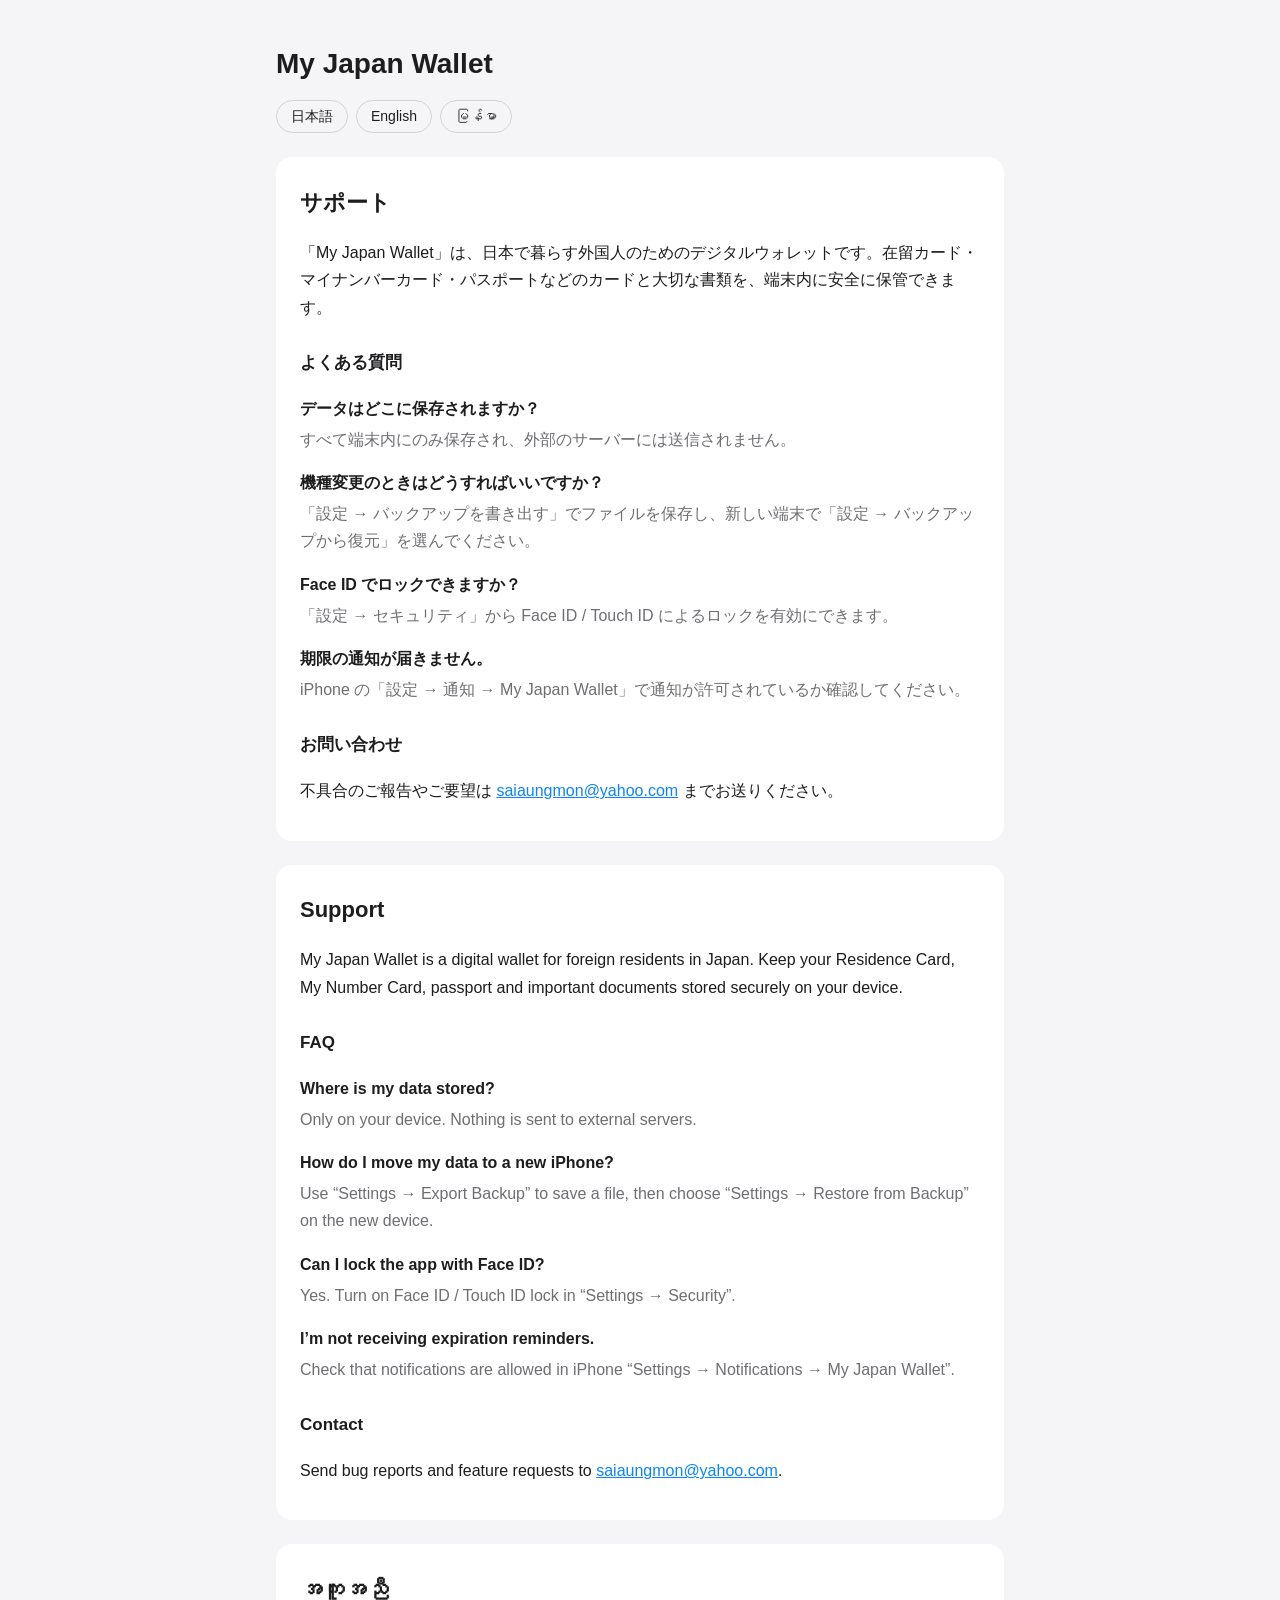
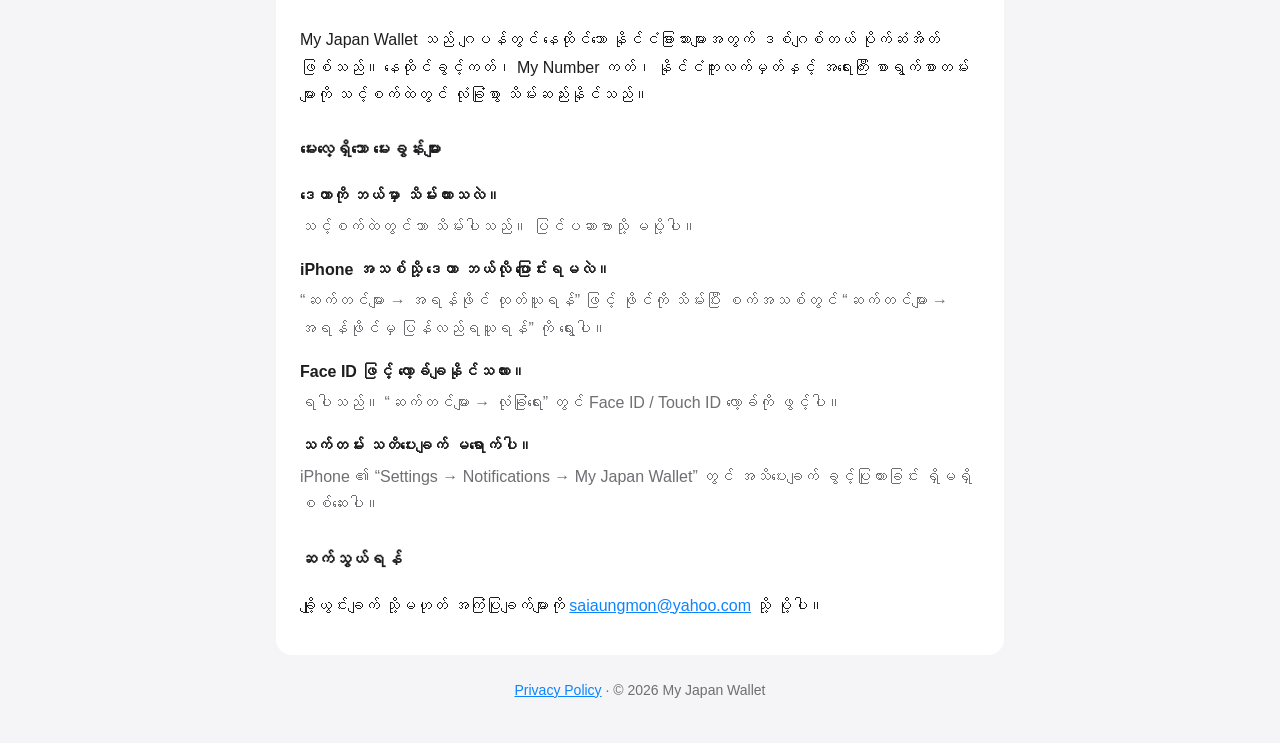
<file: index.html>
<!DOCTYPE html>
<html lang="ja">
<head>
<meta charset="utf-8">
<meta name="viewport" content="width=device-width, initial-scale=1">
<title>Support – My Japan Wallet</title>
<link rel="stylesheet" href="style.css">
</head>
<body>
<header>
  <h1>My Japan Wallet</h1>
  <nav class="lang">
    <a href="#ja">日本語</a>
    <a href="#en">English</a>
    <a href="#my">မြန်မာ</a>
  </nav>
</header>

<main>

<section id="ja" lang="ja">
  <h2>サポート</h2>
  <p>「My Japan Wallet」は、日本で暮らす外国人のためのデジタルウォレットです。在留カード・マイナンバーカード・パスポートなどのカードと大切な書類を、端末内に安全に保管できます。</p>

  <h3>よくある質問</h3>
  <dl>
    <dt>データはどこに保存されますか？</dt>
    <dd>すべて端末内にのみ保存され、外部のサーバーには送信されません。</dd>
    <dt>機種変更のときはどうすればいいですか？</dt>
    <dd>「設定 → バックアップを書き出す」でファイルを保存し、新しい端末で「設定 → バックアップから復元」を選んでください。</dd>
    <dt>Face ID でロックできますか？</dt>
    <dd>「設定 → セキュリティ」から Face ID / Touch ID によるロックを有効にできます。</dd>
    <dt>期限の通知が届きません。</dt>
    <dd>iPhone の「設定 → 通知 → My Japan Wallet」で通知が許可されているか確認してください。</dd>
  </dl>

  <h3>お問い合わせ</h3>
  <p>不具合のご報告やご要望は <a href="mailto:saiaungmon@yahoo.com">saiaungmon@yahoo.com</a> までお送りください。</p>
</section>

<section id="en" lang="en">
  <h2>Support</h2>
  <p>My Japan Wallet is a digital wallet for foreign residents in Japan. Keep your Residence Card, My Number Card, passport and important documents stored securely on your device.</p>

  <h3>FAQ</h3>
  <dl>
    <dt>Where is my data stored?</dt>
    <dd>Only on your device. Nothing is sent to external servers.</dd>
    <dt>How do I move my data to a new iPhone?</dt>
    <dd>Use “Settings → Export Backup” to save a file, then choose “Settings → Restore from Backup” on the new device.</dd>
    <dt>Can I lock the app with Face ID?</dt>
    <dd>Yes. Turn on Face ID / Touch ID lock in “Settings → Security”.</dd>
    <dt>I’m not receiving expiration reminders.</dt>
    <dd>Check that notifications are allowed in iPhone “Settings → Notifications → My Japan Wallet”.</dd>
  </dl>

  <h3>Contact</h3>
  <p>Send bug reports and feature requests to <a href="mailto:saiaungmon@yahoo.com">saiaungmon@yahoo.com</a>.</p>
</section>

<section id="my" lang="my">
  <h2>အကူအညီ</h2>
  <p>My Japan Wallet သည် ဂျပန်တွင် နေထိုင်သော နိုင်ငံခြားသားများအတွက် ဒစ်ဂျစ်တယ် ပိုက်ဆံအိတ်ဖြစ်သည်။ နေထိုင်ခွင့်ကတ်၊ My Number ကတ်၊ နိုင်ငံကူးလက်မှတ်နှင့် အရေးကြီး စာရွက်စာတမ်းများကို သင့်စက်ထဲတွင် လုံခြုံစွာ သိမ်းဆည်းနိုင်သည်။</p>

  <h3>မေးလေ့ရှိသော မေးခွန်းများ</h3>
  <dl>
    <dt>ဒေတာကို ဘယ်မှာ သိမ်းထားသလဲ။</dt>
    <dd>သင့်စက်ထဲတွင်သာ သိမ်းပါသည်။ ပြင်ပဆာဗာသို့ မပို့ပါ။</dd>
    <dt>iPhone အသစ်သို့ ဒေတာ ဘယ်လို ပြောင်းရမလဲ။</dt>
    <dd>“ဆက်တင်များ → အရန်ဖိုင် ထုတ်ယူရန်” ဖြင့် ဖိုင်ကို သိမ်းပြီး စက်အသစ်တွင် “ဆက်တင်များ → အရန်ဖိုင်မှ ပြန်လည်ရယူရန်” ကို ရွေးပါ။</dd>
    <dt>Face ID ဖြင့် လော့ခ်ချနိုင်သလား။</dt>
    <dd>ရပါသည်။ “ဆက်တင်များ → လုံခြုံရေး” တွင် Face ID / Touch ID လော့ခ်ကို ဖွင့်ပါ။</dd>
    <dt>သက်တမ်း သတိပေးချက် မရောက်ပါ။</dt>
    <dd>iPhone ၏ “Settings → Notifications → My Japan Wallet” တွင် အသိပေးချက် ခွင့်ပြုထားခြင်း ရှိမရှိ စစ်ဆေးပါ။</dd>
  </dl>

  <h3>ဆက်သွယ်ရန်</h3>
  <p>ချို့ယွင်းချက် သို့မဟုတ် အကြံပြုချက်များကို <a href="mailto:saiaungmon@yahoo.com">saiaungmon@yahoo.com</a> သို့ ပို့ပါ။</p>
</section>

</main>

<footer>
  <a href="privacy.html">Privacy Policy</a> · © 2026 My Japan Wallet
</footer>
</body>
</html>
</file>
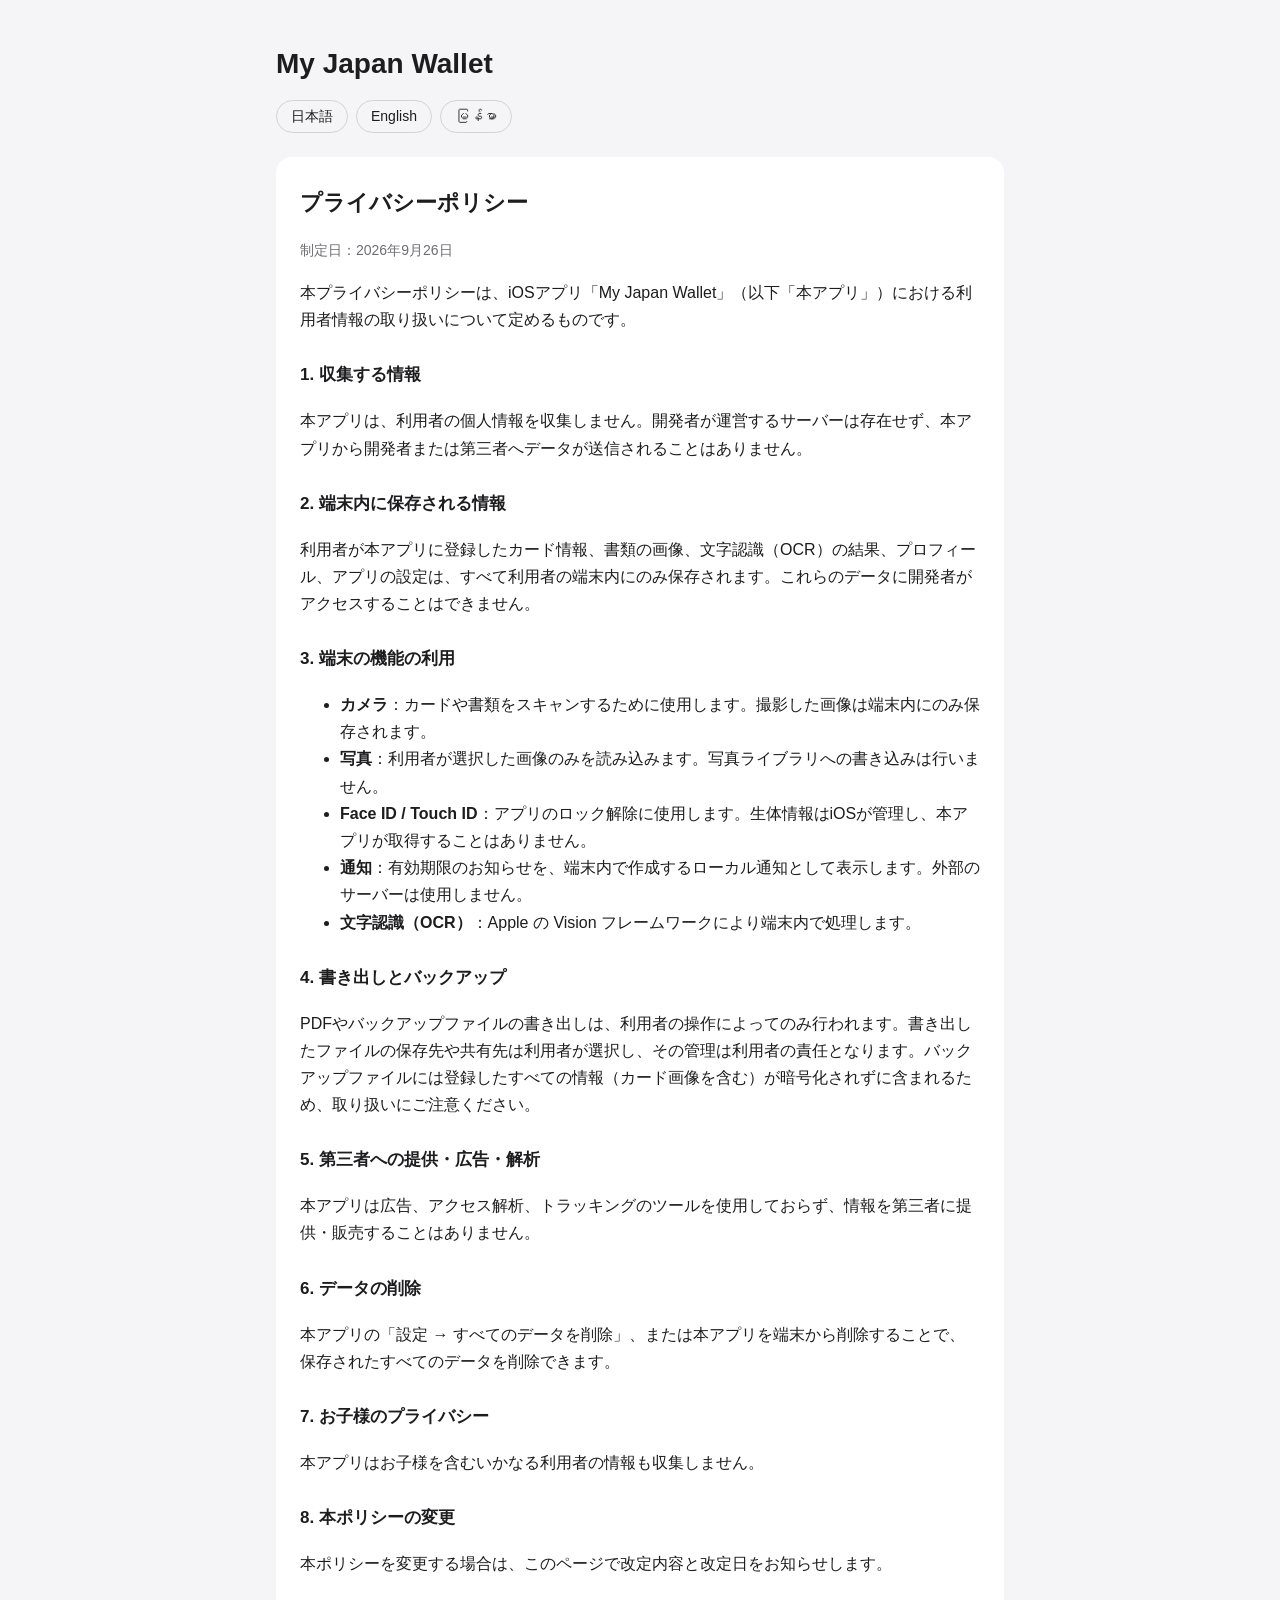
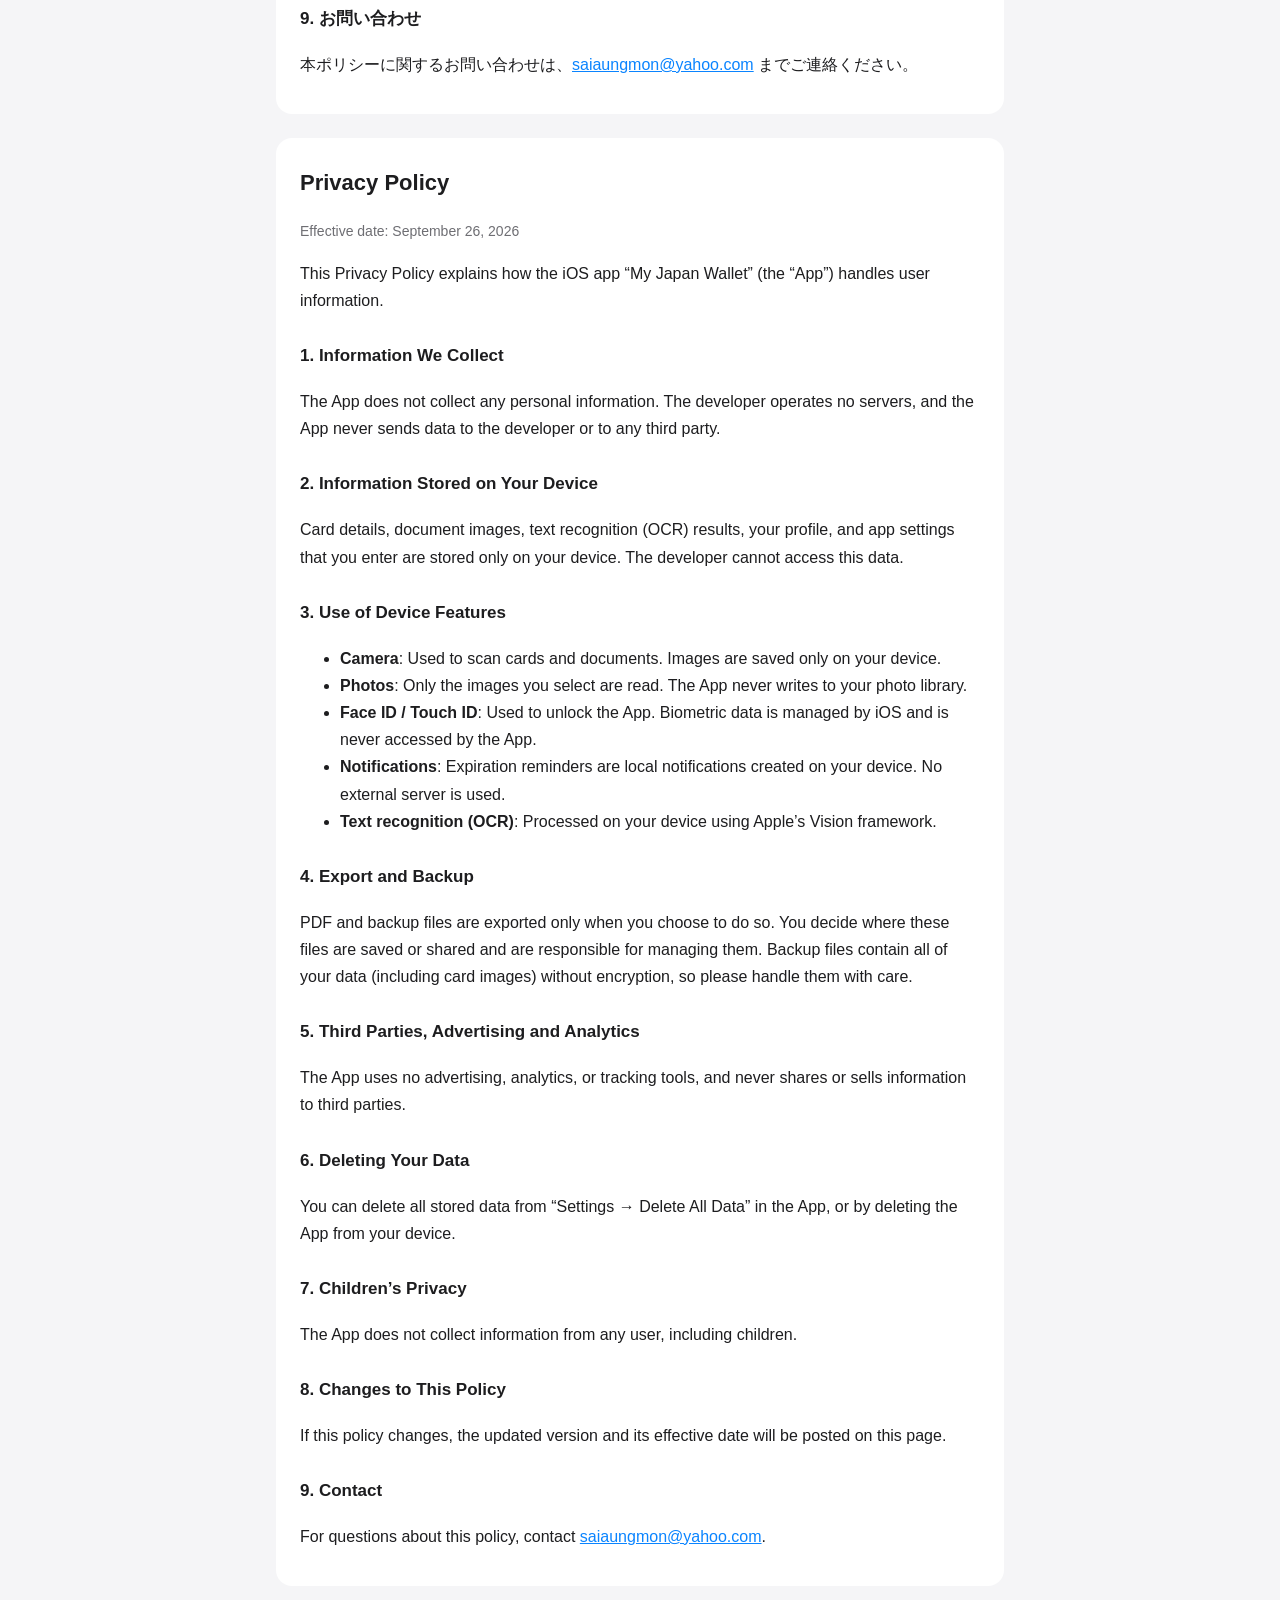
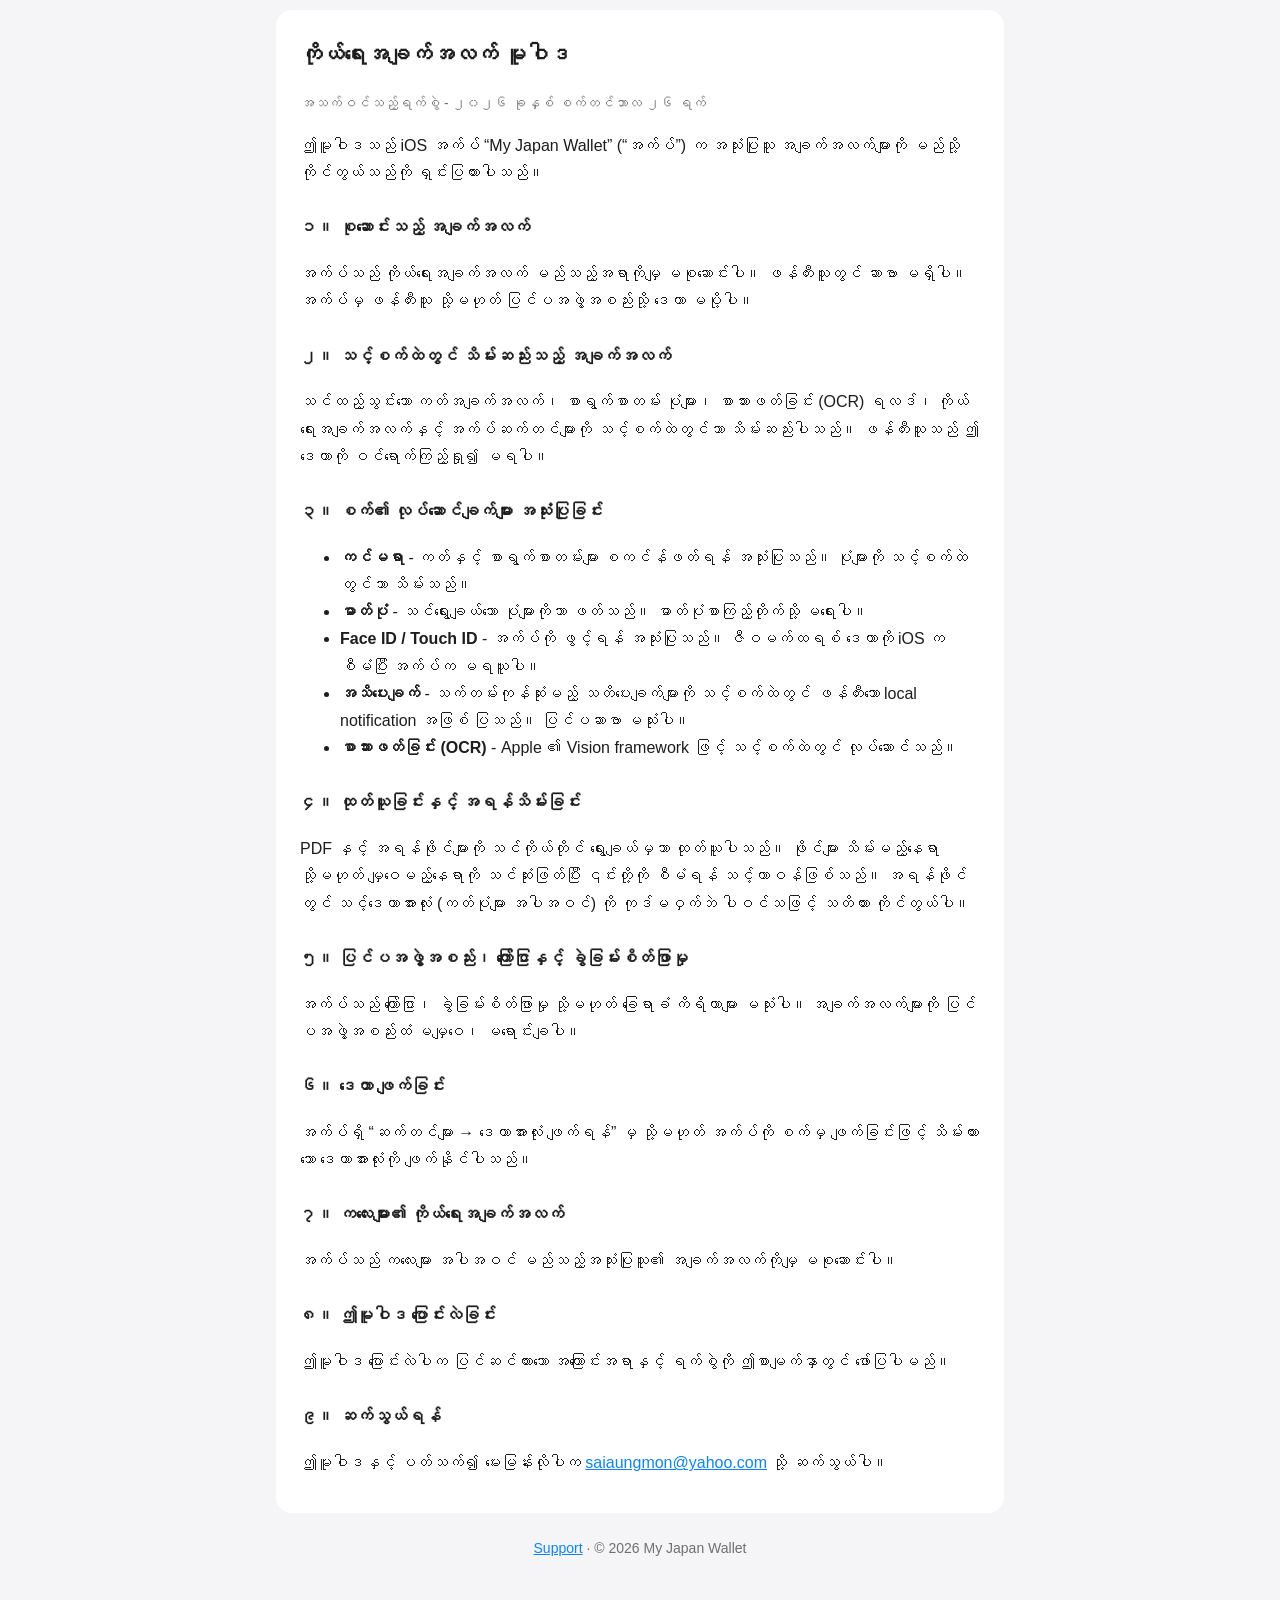
<file: privacy.html>
<!DOCTYPE html>
<html lang="ja">
<head>
<meta charset="utf-8">
<meta name="viewport" content="width=device-width, initial-scale=1">
<title>Privacy Policy – My Japan Wallet</title>
<link rel="stylesheet" href="style.css">
</head>
<body>
<header>
  <h1>My Japan Wallet</h1>
  <nav class="lang">
    <a href="#ja">日本語</a>
    <a href="#en">English</a>
    <a href="#my">မြန်မာ</a>
  </nav>
</header>

<main>

<section id="ja" lang="ja">
  <h2>プライバシーポリシー</h2>
  <p class="meta">制定日：2026年9月26日</p>

  <p>本プライバシーポリシーは、iOSアプリ「My Japan Wallet」（以下「本アプリ」）における利用者情報の取り扱いについて定めるものです。</p>

  <h3>1. 収集する情報</h3>
  <p>本アプリは、利用者の個人情報を収集しません。開発者が運営するサーバーは存在せず、本アプリから開発者または第三者へデータが送信されることはありません。</p>

  <h3>2. 端末内に保存される情報</h3>
  <p>利用者が本アプリに登録したカード情報、書類の画像、文字認識（OCR）の結果、プロフィール、アプリの設定は、すべて利用者の端末内にのみ保存されます。これらのデータに開発者がアクセスすることはできません。</p>

  <h3>3. 端末の機能の利用</h3>
  <ul>
    <li><strong>カメラ</strong>：カードや書類をスキャンするために使用します。撮影した画像は端末内にのみ保存されます。</li>
    <li><strong>写真</strong>：利用者が選択した画像のみを読み込みます。写真ライブラリへの書き込みは行いません。</li>
    <li><strong>Face ID / Touch ID</strong>：アプリのロック解除に使用します。生体情報はiOSが管理し、本アプリが取得することはありません。</li>
    <li><strong>通知</strong>：有効期限のお知らせを、端末内で作成するローカル通知として表示します。外部のサーバーは使用しません。</li>
    <li><strong>文字認識（OCR）</strong>：Apple の Vision フレームワークにより端末内で処理します。</li>
  </ul>

  <h3>4. 書き出しとバックアップ</h3>
  <p>PDFやバックアップファイルの書き出しは、利用者の操作によってのみ行われます。書き出したファイルの保存先や共有先は利用者が選択し、その管理は利用者の責任となります。バックアップファイルには登録したすべての情報（カード画像を含む）が暗号化されずに含まれるため、取り扱いにご注意ください。</p>

  <h3>5. 第三者への提供・広告・解析</h3>
  <p>本アプリは広告、アクセス解析、トラッキングのツールを使用しておらず、情報を第三者に提供・販売することはありません。</p>

  <h3>6. データの削除</h3>
  <p>本アプリの「設定 → すべてのデータを削除」、または本アプリを端末から削除することで、保存されたすべてのデータを削除できます。</p>

  <h3>7. お子様のプライバシー</h3>
  <p>本アプリはお子様を含むいかなる利用者の情報も収集しません。</p>

  <h3>8. 本ポリシーの変更</h3>
  <p>本ポリシーを変更する場合は、このページで改定内容と改定日をお知らせします。</p>

  <h3>9. お問い合わせ</h3>
  <p>本ポリシーに関するお問い合わせは、<a href="mailto:saiaungmon@yahoo.com">saiaungmon@yahoo.com</a> までご連絡ください。</p>
</section>

<section id="en" lang="en">
  <h2>Privacy Policy</h2>
  <p class="meta">Effective date: September 26, 2026</p>

  <p>This Privacy Policy explains how the iOS app “My Japan Wallet” (the “App”) handles user information.</p>

  <h3>1. Information We Collect</h3>
  <p>The App does not collect any personal information. The developer operates no servers, and the App never sends data to the developer or to any third party.</p>

  <h3>2. Information Stored on Your Device</h3>
  <p>Card details, document images, text recognition (OCR) results, your profile, and app settings that you enter are stored only on your device. The developer cannot access this data.</p>

  <h3>3. Use of Device Features</h3>
  <ul>
    <li><strong>Camera</strong>: Used to scan cards and documents. Images are saved only on your device.</li>
    <li><strong>Photos</strong>: Only the images you select are read. The App never writes to your photo library.</li>
    <li><strong>Face ID / Touch ID</strong>: Used to unlock the App. Biometric data is managed by iOS and is never accessed by the App.</li>
    <li><strong>Notifications</strong>: Expiration reminders are local notifications created on your device. No external server is used.</li>
    <li><strong>Text recognition (OCR)</strong>: Processed on your device using Apple’s Vision framework.</li>
  </ul>

  <h3>4. Export and Backup</h3>
  <p>PDF and backup files are exported only when you choose to do so. You decide where these files are saved or shared and are responsible for managing them. Backup files contain all of your data (including card images) without encryption, so please handle them with care.</p>

  <h3>5. Third Parties, Advertising and Analytics</h3>
  <p>The App uses no advertising, analytics, or tracking tools, and never shares or sells information to third parties.</p>

  <h3>6. Deleting Your Data</h3>
  <p>You can delete all stored data from “Settings → Delete All Data” in the App, or by deleting the App from your device.</p>

  <h3>7. Children’s Privacy</h3>
  <p>The App does not collect information from any user, including children.</p>

  <h3>8. Changes to This Policy</h3>
  <p>If this policy changes, the updated version and its effective date will be posted on this page.</p>

  <h3>9. Contact</h3>
  <p>For questions about this policy, contact <a href="mailto:saiaungmon@yahoo.com">saiaungmon@yahoo.com</a>.</p>
</section>

<section id="my" lang="my">
  <h2>ကိုယ်ရေးအချက်အလက် မူဝါဒ</h2>
  <p class="meta">အသက်ဝင်သည့်ရက်စွဲ - ၂၀၂၆ ခုနှစ် စက်တင်ဘာလ ၂၆ ရက်</p>

  <p>ဤမူဝါဒသည် iOS အက်ပ် “My Japan Wallet” (“အက်ပ်”) က အသုံးပြုသူ အချက်အလက်များကို မည်သို့ ကိုင်တွယ်သည်ကို ရှင်းပြထားပါသည်။</p>

  <h3>၁။ စုဆောင်းသည့် အချက်အလက်</h3>
  <p>အက်ပ်သည် ကိုယ်ရေးအချက်အလက် မည်သည့်အရာကိုမျှ မစုဆောင်းပါ။ ဖန်တီးသူတွင် ဆာဗာ မရှိပါ။ အက်ပ်မှ ဖန်တီးသူ သို့မဟုတ် ပြင်ပအဖွဲ့အစည်းသို့ ဒေတာ မပို့ပါ။</p>

  <h3>၂။ သင့်စက်ထဲတွင် သိမ်းဆည်းသည့် အချက်အလက်</h3>
  <p>သင်ထည့်သွင်းသော ကတ်အချက်အလက်၊ စာရွက်စာတမ်း ပုံများ၊ စာသားဖတ်ခြင်း (OCR) ရလဒ်၊ ကိုယ်ရေးအချက်အလက်နှင့် အက်ပ်ဆက်တင်များကို သင့်စက်ထဲတွင်သာ သိမ်းဆည်းပါသည်။ ဖန်တီးသူသည် ဤဒေတာကို ဝင်ရောက်ကြည့်ရှု၍ မရပါ။</p>

  <h3>၃။ စက်၏ လုပ်ဆောင်ချက်များ အသုံးပြုခြင်း</h3>
  <ul>
    <li><strong>ကင်မရာ</strong> - ကတ်နှင့် စာရွက်စာတမ်းများ စကင်န်ဖတ်ရန် အသုံးပြုသည်။ ပုံများကို သင့်စက်ထဲတွင်သာ သိမ်းသည်။</li>
    <li><strong>ဓာတ်ပုံ</strong> - သင်ရွေးချယ်သော ပုံများကိုသာ ဖတ်သည်။ ဓာတ်ပုံစာကြည့်တိုက်သို့ မရေးပါ။</li>
    <li><strong>Face ID / Touch ID</strong> - အက်ပ်ကို ဖွင့်ရန် အသုံးပြုသည်။ ဇီဝမက်ထရစ် ဒေတာကို iOS က စီမံပြီး အက်ပ်က မရယူပါ။</li>
    <li><strong>အသိပေးချက်</strong> - သက်တမ်းကုန်ဆုံးမည့် သတိပေးချက်များကို သင့်စက်ထဲတွင် ဖန်တီးသော local notification အဖြစ် ပြသည်။ ပြင်ပဆာဗာ မသုံးပါ။</li>
    <li><strong>စာသားဖတ်ခြင်း (OCR)</strong> - Apple ၏ Vision framework ဖြင့် သင့်စက်ထဲတွင် လုပ်ဆောင်သည်။</li>
  </ul>

  <h3>၄။ ထုတ်ယူခြင်းနှင့် အရန်သိမ်းခြင်း</h3>
  <p>PDF နှင့် အရန်ဖိုင်များကို သင်ကိုယ်တိုင် ရွေးချယ်မှသာ ထုတ်ယူပါသည်။ ဖိုင်များ သိမ်းမည့်နေရာ သို့မဟုတ် မျှဝေမည့်နေရာကို သင်ဆုံးဖြတ်ပြီး ၎င်းတို့ကို စီမံရန် သင့်တာဝန်ဖြစ်သည်။ အရန်ဖိုင်တွင် သင့်ဒေတာအားလုံး (ကတ်ပုံများ အပါအဝင်) ကို ကုဒ်မဝှက်ဘဲ ပါဝင်သဖြင့် သတိထား ကိုင်တွယ်ပါ။</p>

  <h3>၅။ ပြင်ပအဖွဲ့အစည်း၊ ကြော်ငြာနှင့် ခွဲခြမ်းစိတ်ဖြာမှု</h3>
  <p>အက်ပ်သည် ကြော်ငြာ၊ ခွဲခြမ်းစိတ်ဖြာမှု သို့မဟုတ် ခြေရာခံ ကိရိယာများ မသုံးပါ။ အချက်အလက်များကို ပြင်ပအဖွဲ့အစည်းထံ မမျှဝေ၊ မရောင်းချပါ။</p>

  <h3>၆။ ဒေတာ ဖျက်ခြင်း</h3>
  <p>အက်ပ်ရှိ “ဆက်တင်များ → ဒေတာအားလုံး ဖျက်ရန်” မှ သို့မဟုတ် အက်ပ်ကို စက်မှ ဖျက်ခြင်းဖြင့် သိမ်းထားသော ဒေတာအားလုံးကို ဖျက်နိုင်ပါသည်။</p>

  <h3>၇။ ကလေးများ၏ ကိုယ်ရေးအချက်အလက်</h3>
  <p>အက်ပ်သည် ကလေးများ အပါအဝင် မည်သည့်အသုံးပြုသူ၏ အချက်အလက်ကိုမျှ မစုဆောင်းပါ။</p>

  <h3>၈။ ဤမူဝါဒ ပြောင်းလဲခြင်း</h3>
  <p>ဤမူဝါဒ ပြောင်းလဲပါက ပြင်ဆင်ထားသော အကြောင်းအရာနှင့် ရက်စွဲကို ဤစာမျက်နှာတွင် ဖော်ပြပါမည်။</p>

  <h3>၉။ ဆက်သွယ်ရန်</h3>
  <p>ဤမူဝါဒနှင့် ပတ်သက်၍ မေးမြန်းလိုပါက <a href="mailto:saiaungmon@yahoo.com">saiaungmon@yahoo.com</a> သို့ ဆက်သွယ်ပါ။</p>
</section>

</main>

<footer>
  <a href="index.html">Support</a> · © 2026 My Japan Wallet
</footer>
</body>
</html>
</file>
<file: style.css>
:root {
  --bg: #f5f5f7;
  --card: #ffffff;
  --text: #1d1d1f;
  --muted: #6e6e73;
  --accent: #0a84ff;
  --border: #d2d2d7;
}
@media (prefers-color-scheme: dark) {
  :root {
    --bg: #000000;
    --card: #1c1c1e;
    --text: #f5f5f7;
    --muted: #98989d;
    --border: #38383a;
  }
}
* { box-sizing: border-box; }
body {
  margin: 0;
  background: var(--bg);
  color: var(--text);
  font: 16px/1.7 -apple-system, BlinkMacSystemFont, "Hiragino Sans", "Noto Sans Myanmar", "Myanmar Text", sans-serif;
}
header, main, footer { max-width: 760px; margin: 0 auto; padding: 0 16px; }
header { padding-top: 40px; }
h1 { font-size: 28px; margin: 0 0 12px; }
.lang { display: flex; gap: 8px; flex-wrap: wrap; }
.lang a {
  padding: 4px 14px;
  border: 1px solid var(--border);
  border-radius: 999px;
  text-decoration: none;
  color: var(--text);
  font-size: 14px;
}
section {
  background: var(--card);
  border-radius: 16px;
  padding: 8px 24px 20px;
  margin: 24px 0;
}
h2 { font-size: 22px; }
h3 { font-size: 17px; margin-top: 28px; }
.meta { color: var(--muted); font-size: 14px; }
dt { font-weight: 600; margin-top: 16px; }
dd { margin: 4px 0 0; color: var(--muted); }
a { color: var(--accent); }
footer { color: var(--muted); font-size: 14px; padding-bottom: 40px; text-align: center; }
</file>
